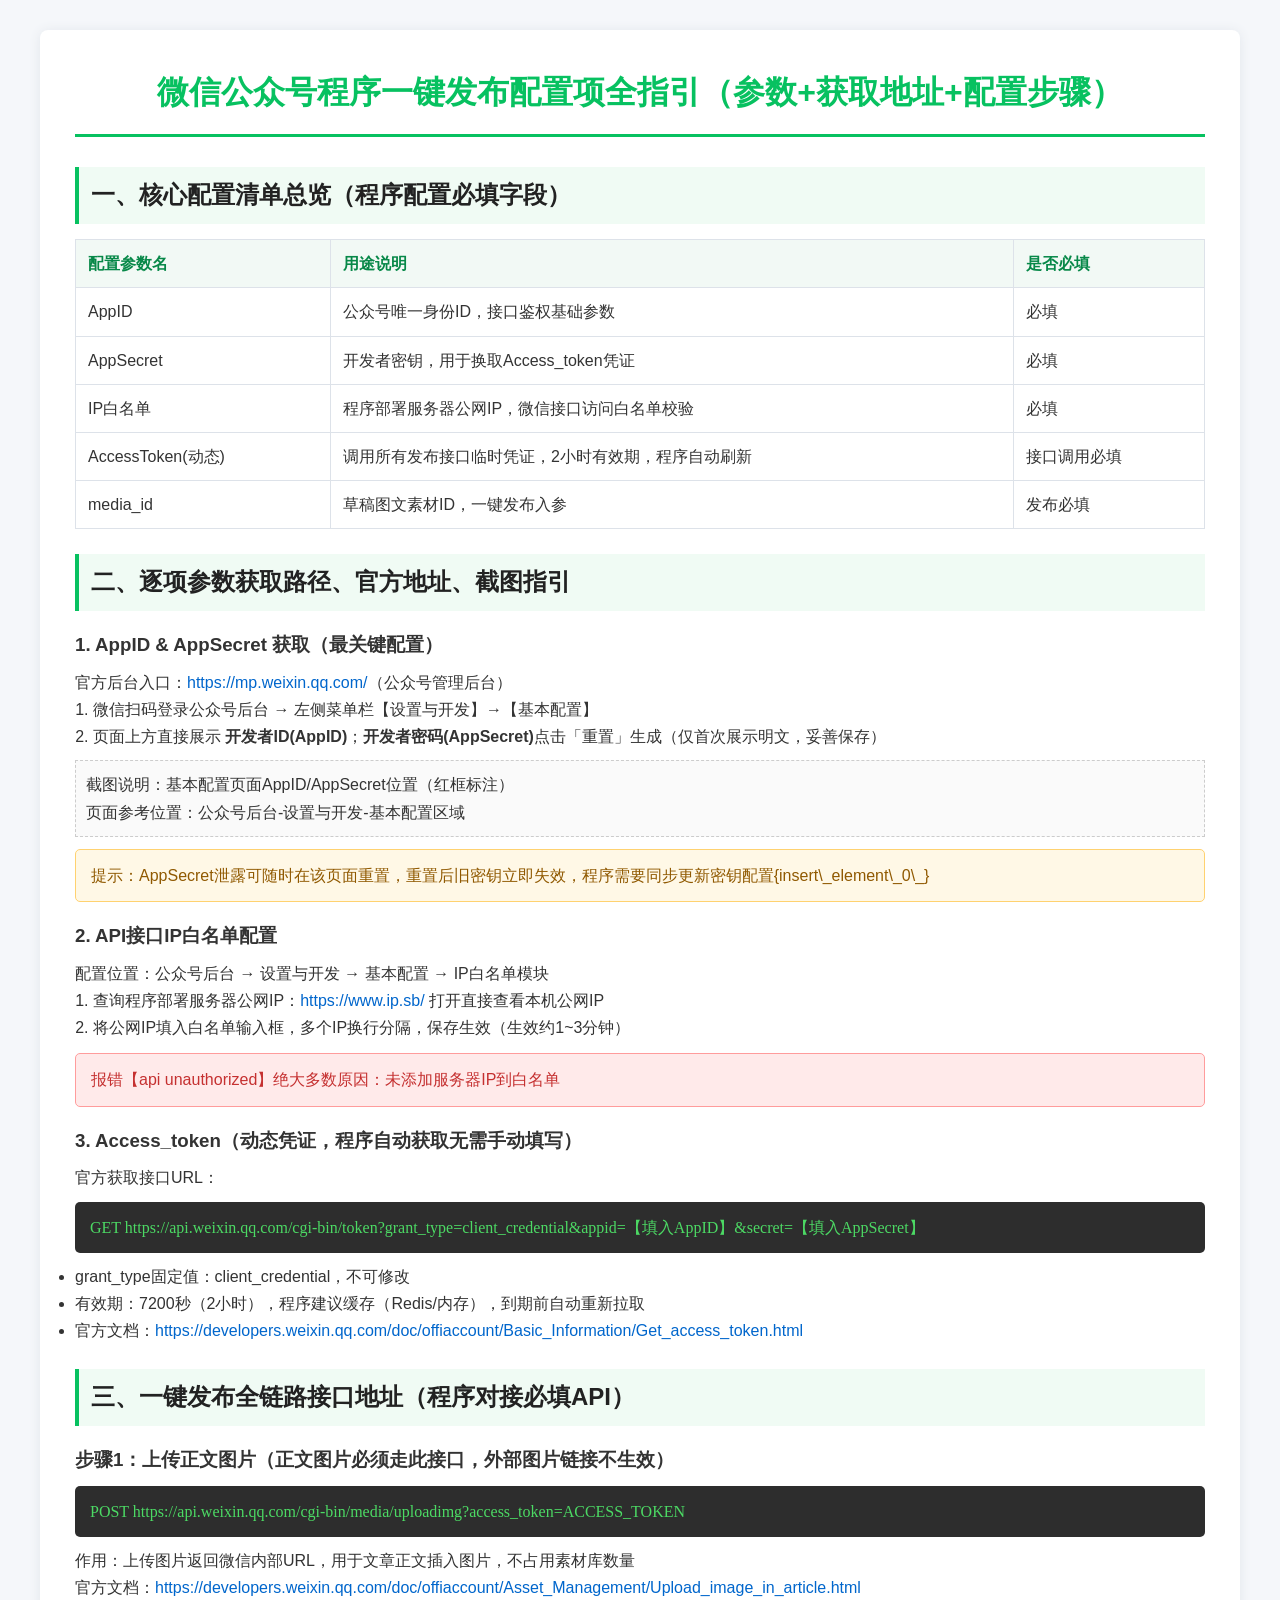
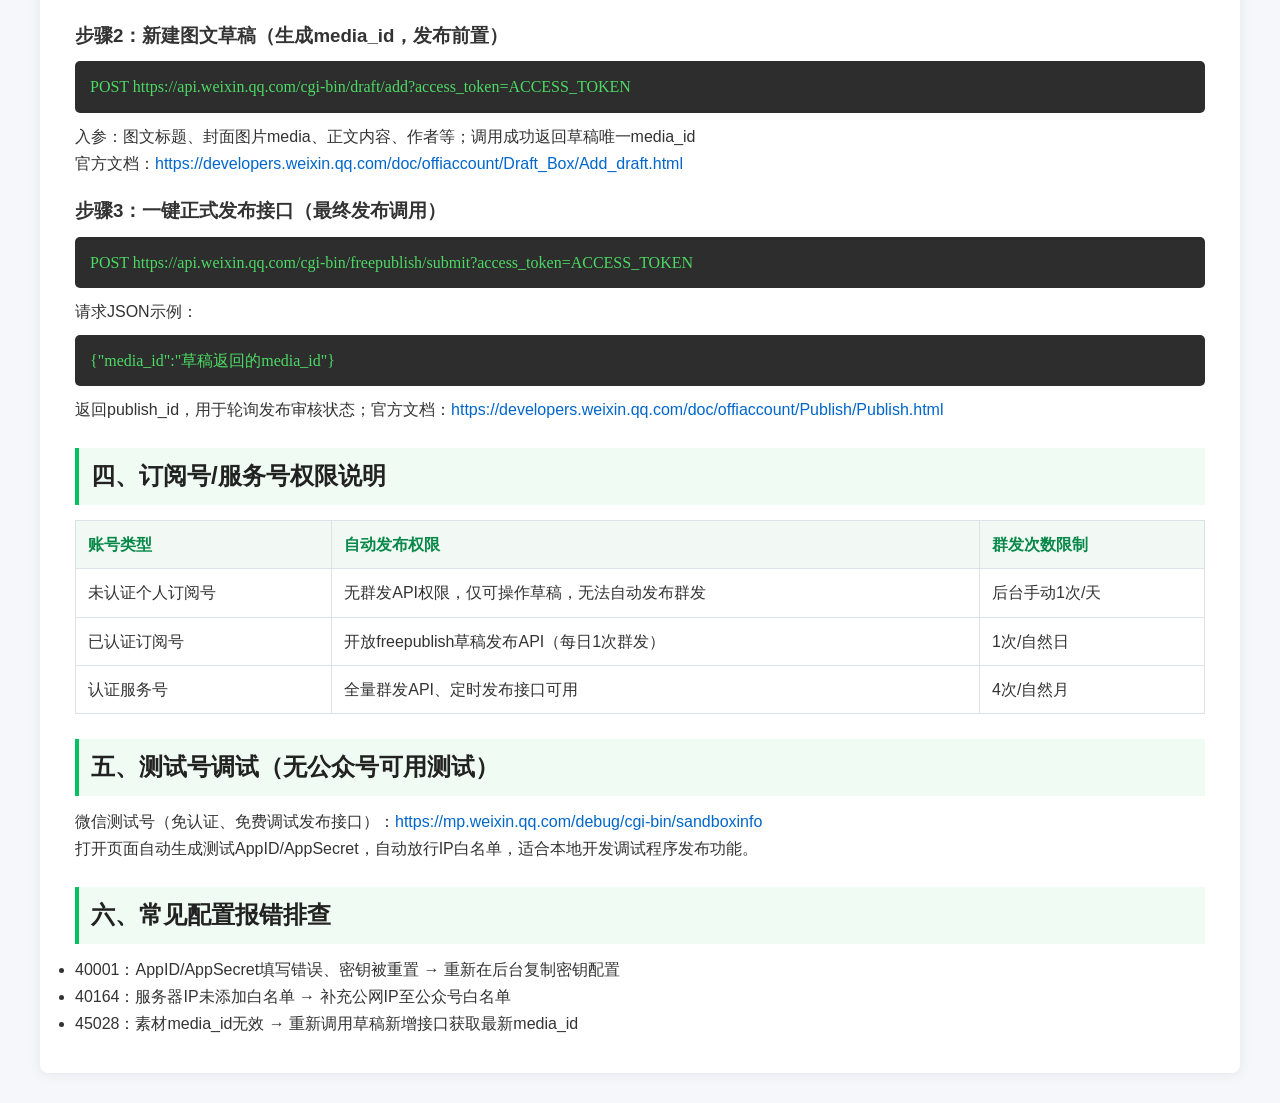
<file: static/wx_publish_config.html>
<!DOCTYPE html>
<html lang="zh-CN">
<head>
    <meta charset="UTF-8">
    <title>微信公众号一键发布配置参数获取手册</title>
    <style>
        *{margin:0;padding:0;box-sizing:border-box;font-family:"Microsoft Yahei",sans-serif;}
        body{padding:30px;background:#f5f7fa;color:#333;line-height:1.7;}
        .container{max-width:1200px;margin:0 auto;background:#fff;padding:35px;border-radius:8px;box-shadow:0 1px 12px #e2e6ec;}
        h1{text-align:center;color:#07C160;border-bottom:3px solid #07C160;padding-bottom:15px;margin-bottom:30px;}
        h2{margin:25px 0 12px;color:#222;background:#f0fbf4;padding:8px 12px;border-left:4px solid #07C160;}
        h3{margin:18px 0 8px;color:#333;}
        table{width:100%;border-collapse:collapse;margin:15px 0 25px;}
        th,td{border:1px solid #dde2e9;padding:10px 12px;text-align:left;}
        th{background:#f2f9f5;color:#078848;}
        .code{background:#2d2d2d;color:#4cd964;padding:12px 15px;border-radius:5px;overflow-x:auto;margin:10px 0;font-family:Consolas;}
        .tip{background:#fff8e6;border:1px solid #ffd270;padding:12px 15px;border-radius:5px;margin:12px 0;color:#905900;}
        .warn{background:#ffeaea;border:1px solid #ff9c9c;padding:12px 15px;border-radius:5px;margin:12px 0;color:#c53030;}
        .url-text{color:#0066cc;word-break:break-all;}
        .step{margin-left:18px;list-style-type:decimal;}
        .img-box{margin:10px 0;padding:10px;border:1px dashed #ccc;background:#fafafa;}
    </style>
</head>
<body>
<div class="container">
    <h1>微信公众号程序一键发布配置项全指引（参数+获取地址+配置步骤）</h1>

    <h2>一、核心配置清单总览（程序配置必填字段）</h2>
    <table>
        <tr>
            <th>配置参数名</th>
            <th>用途说明</th>
            <th>是否必填</th>
        </tr>
        <tr>
            <td>AppID</td>
            <td>公众号唯一身份ID，接口鉴权基础参数</td>
            <td>必填</td>
        </tr>
        <tr>
            <td>AppSecret</td>
            <td>开发者密钥，用于换取Access_token凭证</td>
            <td>必填</td>
        </tr>
        <tr>
            <td>IP白名单</td>
            <td>程序部署服务器公网IP，微信接口访问白名单校验</td>
            <td>必填</td>
        </tr>
        <tr>
            <td>AccessToken(动态)</td>
            <td>调用所有发布接口临时凭证，2小时有效期，程序自动刷新</td>
            <td>接口调用必填</td>
        </tr>
        <tr>
            <td>media_id</td>
            <td>草稿图文素材ID，一键发布入参</td>
            <td>发布必填</td>
        </tr>
    </table>

    <h2>二、逐项参数获取路径、官方地址、截图指引</h2>
    <h3>1. AppID & AppSecret 获取（最关键配置）</h3>
    <p>官方后台入口：<span class="url-text">https://mp.weixin.qq.com/</span>（公众号管理后台）</p>
    <ol class="step">
        <li>微信扫码登录公众号后台 → 左侧菜单栏【设置与开发】→【基本配置】</li>
        <li>页面上方直接展示 <strong>开发者ID(AppID)</strong>；<strong>开发者密码(AppSecret)</strong>点击「重置」生成（仅首次展示明文，妥善保存）</li>
    </ol>
    <div class="img-box">
        <p>截图说明：基本配置页面AppID/AppSecret位置（红框标注）</p>
        <p>页面参考位置：公众号后台-设置与开发-基本配置区域</p>
    </div>
    <div class="tip">提示：AppSecret泄露可随时在该页面重置，重置后旧密钥立即失效，程序需要同步更新密钥配置{insert\_element\_0\_}</div>

    <h3>2. API接口IP白名单配置</h3>
    <p>配置位置：公众号后台 → 设置与开发 → 基本配置 → IP白名单模块</p>
    <ol class="step">
        <li>查询程序部署服务器公网IP：<span class="url-text">https://www.ip.sb/</span> 打开直接查看本机公网IP</li>
        <li>将公网IP填入白名单输入框，多个IP换行分隔，保存生效（生效约1~3分钟）</li>
    </ol>
    <div class="warn">报错【api unauthorized】绝大多数原因：未添加服务器IP到白名单</div>

    <h3>3. Access_token（动态凭证，程序自动获取无需手动填写）</h3>
    <p>官方获取接口URL：</p>
    <div class="code">GET https://api.weixin.qq.com/cgi-bin/token?grant_type=client_credential&appid=【填入AppID】&secret=【填入AppSecret】</div>
    <ul>
        <li>grant_type固定值：client_credential，不可修改</li>
        <li>有效期：7200秒（2小时），程序建议缓存（Redis/内存），到期前自动重新拉取</li>
        <li>官方文档：<span class="url-text">https://developers.weixin.qq.com/doc/offiaccount/Basic_Information/Get_access_token.html</span></li>
    </ul>

    <h2>三、一键发布全链路接口地址（程序对接必填API）</h2>
    <h3>步骤1：上传正文图片（正文图片必须走此接口，外部图片链接不生效）</h3>
    <div class="code">POST https://api.weixin.qq.com/cgi-bin/media/uploadimg?access_token=ACCESS_TOKEN</div>
    <p>作用：上传图片返回微信内部URL，用于文章正文插入图片，不占用素材库数量</p>
    <p>官方文档：<span class="url-text">https://developers.weixin.qq.com/doc/offiaccount/Asset_Management/Upload_image_in_article.html</span></p>

    <h3>步骤2：新建图文草稿（生成media_id，发布前置）</h3>
    <div class="code">POST https://api.weixin.qq.com/cgi-bin/draft/add?access_token=ACCESS_TOKEN</div>
    <p>入参：图文标题、封面图片media、正文内容、作者等；调用成功返回草稿唯一media_id</p>
    <p>官方文档：<span class="url-text">https://developers.weixin.qq.com/doc/offiaccount/Draft_Box/Add_draft.html</span></p>

    <h3>步骤3：一键正式发布接口（最终发布调用）</h3>
    <div class="code">POST https://api.weixin.qq.com/cgi-bin/freepublish/submit?access_token=ACCESS_TOKEN</div>
    <p>请求JSON示例：</p>
    <div class="code">{"media_id":"草稿返回的media_id"}</div>
    <p>返回publish_id，用于轮询发布审核状态；官方文档：<span class="url-text">https://developers.weixin.qq.com/doc/offiaccount/Publish/Publish.html</span></p>

    <h2>四、订阅号/服务号权限说明</h2>
    <table>
        <tr>
            <th>账号类型</th>
            <th>自动发布权限</th>
            <th>群发次数限制</th>
        </tr>
        <tr>
            <td>未认证个人订阅号</td>
            <td>无群发API权限，仅可操作草稿，无法自动发布群发</td>
            <td>后台手动1次/天</td>
        </tr>
        <tr>
            <td>已认证订阅号</td>
            <td>开放freepublish草稿发布API（每日1次群发）</td>
            <td>1次/自然日</td>
        </tr>
        <tr>
            <td>认证服务号</td>
            <td>全量群发API、定时发布接口可用</td>
            <td>4次/自然月</td>
        </tr>
    </table>

    <h2>五、测试号调试（无公众号可用测试）</h2>
    <p>微信测试号（免认证、免费调试发布接口）：<span class="url-text">https://mp.weixin.qq.com/debug/cgi-bin/sandboxinfo</span></p>
    <p>打开页面自动生成测试AppID/AppSecret，自动放行IP白名单，适合本地开发调试程序发布功能。</p>

    <h2>六、常见配置报错排查</h2>
    <ul>
        <li>40001：AppID/AppSecret填写错误、密钥被重置 → 重新在后台复制密钥配置</li>
        <li>40164：服务器IP未添加白名单 → 补充公网IP至公众号白名单</li>
        <li>45028：素材media_id无效 → 重新调用草稿新增接口获取最新media_id</li>
    </ul>
</div>
</body>
</html>
</file>
